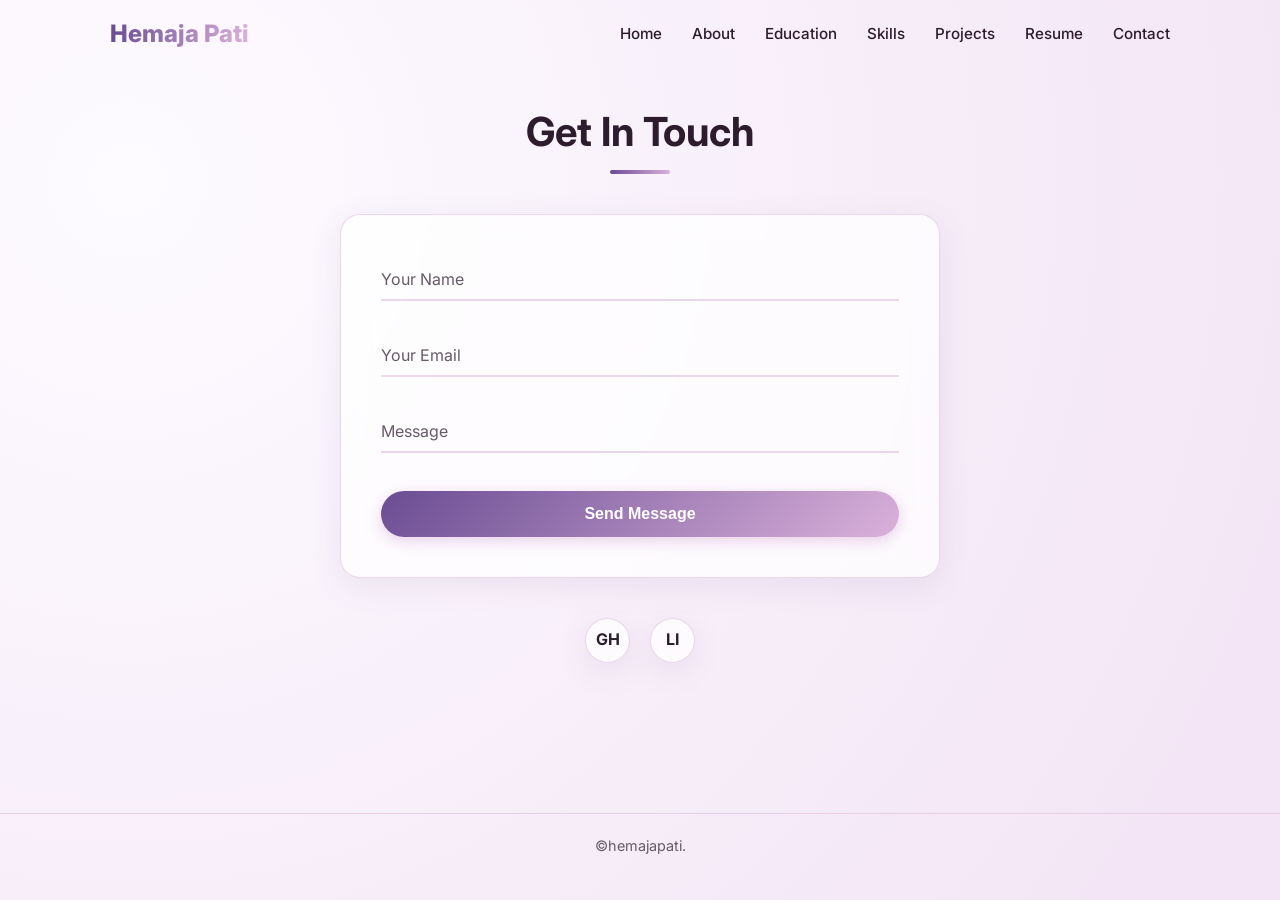
<file: contact.html>
<!DOCTYPE html>
<html lang="en" data-theme="light">
<head>
    <meta charset="UTF-8">
    <title>Contact</title>
    <link rel="stylesheet" href="style.css">
    <link href="https://fonts.googleapis.com/css2?family=Inter:wght@300;400;500;600;700;800&display=swap" rel="stylesheet">
</head>

<body>

    <!-- Navigation -->
    <nav class="navbar">
        <div class="container nav-container">
            <a class="logo" href="index.html">Hemaja Pati</a>
            <ul class="nav-links">
                <li><a class="nav-link" href="index.html">Home</a></li>
                <li><a class="nav-link" href="about.html">About</a></li>
                <li><a class="nav-link" href="education.html">Education</a></li>
                <li><a class="nav-link" href="skills.html">Skills</a></li>
                <li><a class="nav-link" href="projects.html">Projects</a></li>
                <li><a class="nav-link" href="resume.html">Resume</a></li>
                <li><a class="nav-link" href="contact.html">Contact</a></li>
            </ul>
        </div>
    </nav>

    <!-- Contact Section -->
    <section id="contact">
        <div class="container">
            <h2 class="section-title">Get In Touch</h2>
            
            <div class="contact-wrapper glass">
                <form id="contact-form" onsubmit="event.preventDefault(); showToast('Message Sent Successfully!');">
                    
                    <!-- Name Field -->
                    <div class="form-group">
                        <input type="text" class="form-input" required autocomplete="off">
                        <label class="form-label">Your Name</label>
                    </div>

                    <!-- Email Field -->
                    <div class="form-group">
                        <input type="email" class="form-input" required autocomplete="off">
                        <label class="form-label">Your Email</label>
                    </div>

                    <!-- Message Field (Using Textarea for better UX) -->
                    <div class="form-group">
                        <textarea class="form-input" rows="1" required oninput="this.style.height = ''; this.style.height = this.scrollHeight + 'px'"></textarea>
                        <label class="form-label">Message</label>
                    </div>

                    <button type="submit" class="btn-full">Send Message</button>
                </form>
            </div>
            
            <!-- Social Links -->
            <div class="social-links" style="margin-top: 40px;">
                <a href="https://github.com" target="_blank" class="social-icon glass">GH</a>
                <a href="https://linkedin.com" target="_blank" class="social-icon glass">LI</a>
        
            </div>
        </div>
    </section>

    <!-- Footer -->
    <footer style="margin-top: 50px; padding: 20px 0; text-align: center; border-top: 1px solid var(--glass-border);">
        <div class="container">
            <p>&copy;hemajapati.</p>
        </div>
    </footer>

    <!-- Toast Notification Script (Simple alert replacement) -->
    <script>
        function showToast(message) {
            // Simple alert for now, or you can create a div
            alert(message);
            // Reset form
            document.getElementById('contact-form').reset();
        }
    </script>
    <script src="script.js"></script>
</body>
</html>
</file>
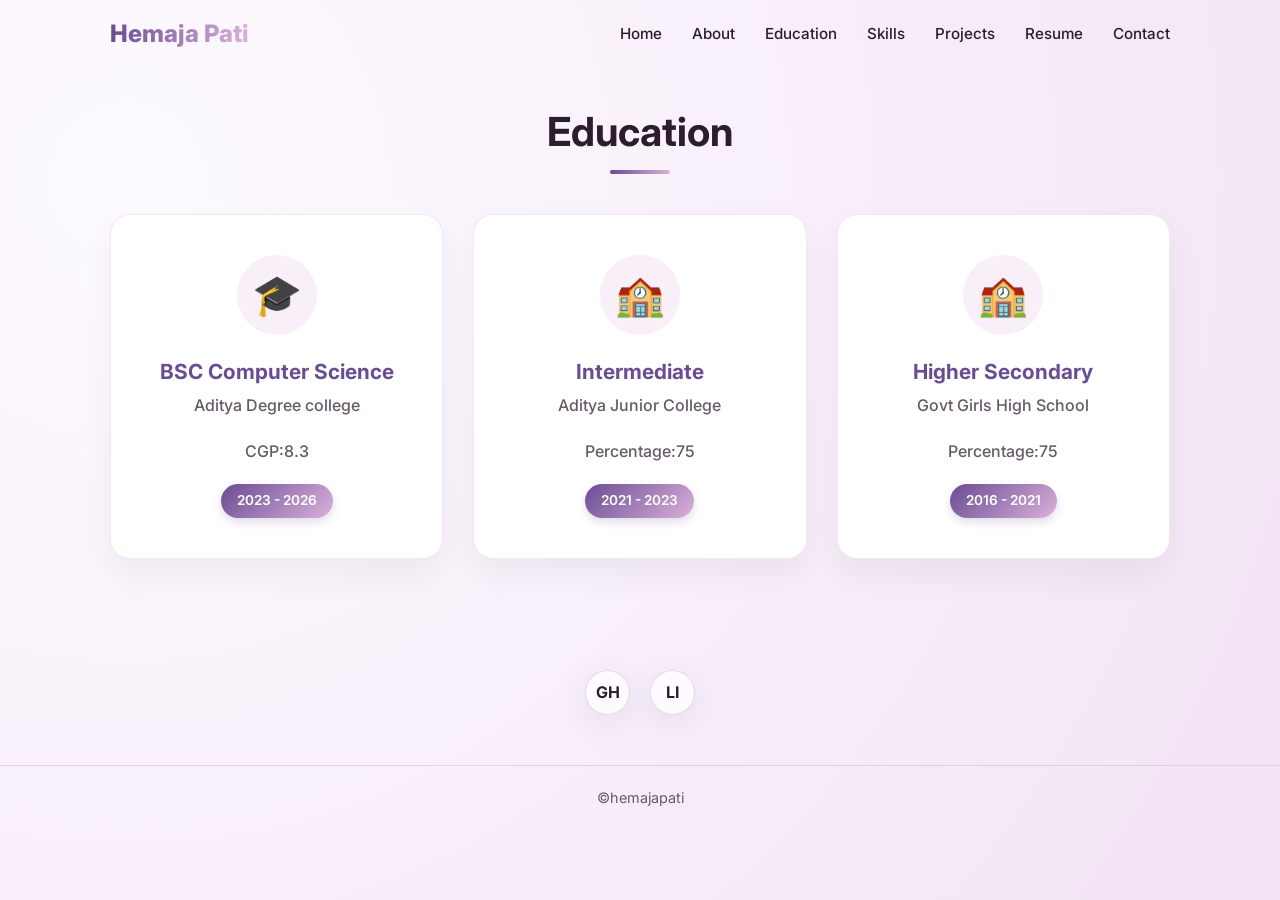
<file: education.html>
<!DOCTYPE html>
<html lang="en" data-theme="light">
<head>
    <meta charset="UTF-8">
    <title>Education</title>
    <link rel="stylesheet" href="style.css">  
    <link href="https://fonts.googleapis.com/css2?family=Inter:wght@300;400;500;600;700;800&display=swap" rel="stylesheet">
</head>

<body>

    <!-- Navigation -->
    <nav class="navbar">
        <div class="container nav-container">
            <a class="logo" href="index.html">Hemaja Pati</a>
            <ul class="nav-links">
                <li><a class="nav-link" href="index.html">Home</a></li>
                <li><a class="nav-link" href="about.html">About</a></li>
                <li><a class="nav-link" href="education.html">Education</a></li>
                <li><a class="nav-link" href="skills.html">Skills</a></li>
                <li><a class="nav-link" href="projects.html">Projects</a></li>
                <li><a class="nav-link" href="resume.html">Resume</a></li>

                <li><a class="nav-link" href="contact.html">Contact</a></li>
            </ul>
        </div>
    </nav>

    <!-- Education Section -->
    <section id="education" class="education-section">
        <div class="container">
            <h2 class="section-title">Education</h2>

            <div class="education-cards">
                
                <!-- Card 1: B.Tech -->
                <div class="edu-card">
                    <div class="edu-icon">🎓</div>
                    <h3>BSC  Computer Science</h3>
                    <p>Aditya Degree college</p>
                    <p>CGP:8.3</p>
                    <span class="edu-year">2023 - 2026</span>
                </div>

                <!-- Card 2: Higher Secondary -->
                <div class="edu-card">
                    <div class="edu-icon">🏫</div>
                    <h3>Intermediate</h3>
                    <p>Aditya Junior College</p>
                    <p>Percentage:75</p>
                    <span class="edu-year">2021 - 2023</span>
                </div>

                <!-- Card 3: Certification -->
                <div class="edu-card">
                    <div class="edu-icon">🏫</div>
                    <h3>Higher Secondary</h3>
                    <p>Govt Girls High School</p>
                    <p>Percentage:75</p>
                    <span class="edu-year">2016 - 2021</span>
                </div>

            </div>
        </div>
    </section>
    <!-- Social Links (Moved outside hero for cleaner layout) -->
    <div class="container" style="text-align: center; margin-top: -50px; position: relative; z-index: 10;">
        <div class="social-links">
            <a href="https://github.com" target="_blank" class="social-icon glass">GH</a>
            <a href="https://linkedin.com" target="_blank" class="social-icon glass">LI</a>
        </div>
    </div>
    <!-- Footer -->
    <footer style="margin-top: 50px; padding: 20px 0; text-align: center; border-top: 1px solid var(--glass-border);">
        <div class="container">
            <p>&copy;hemajapati</p>
        </div>
    </footer>

    <script src="script.js"></script>
</body>
</html>
</file>
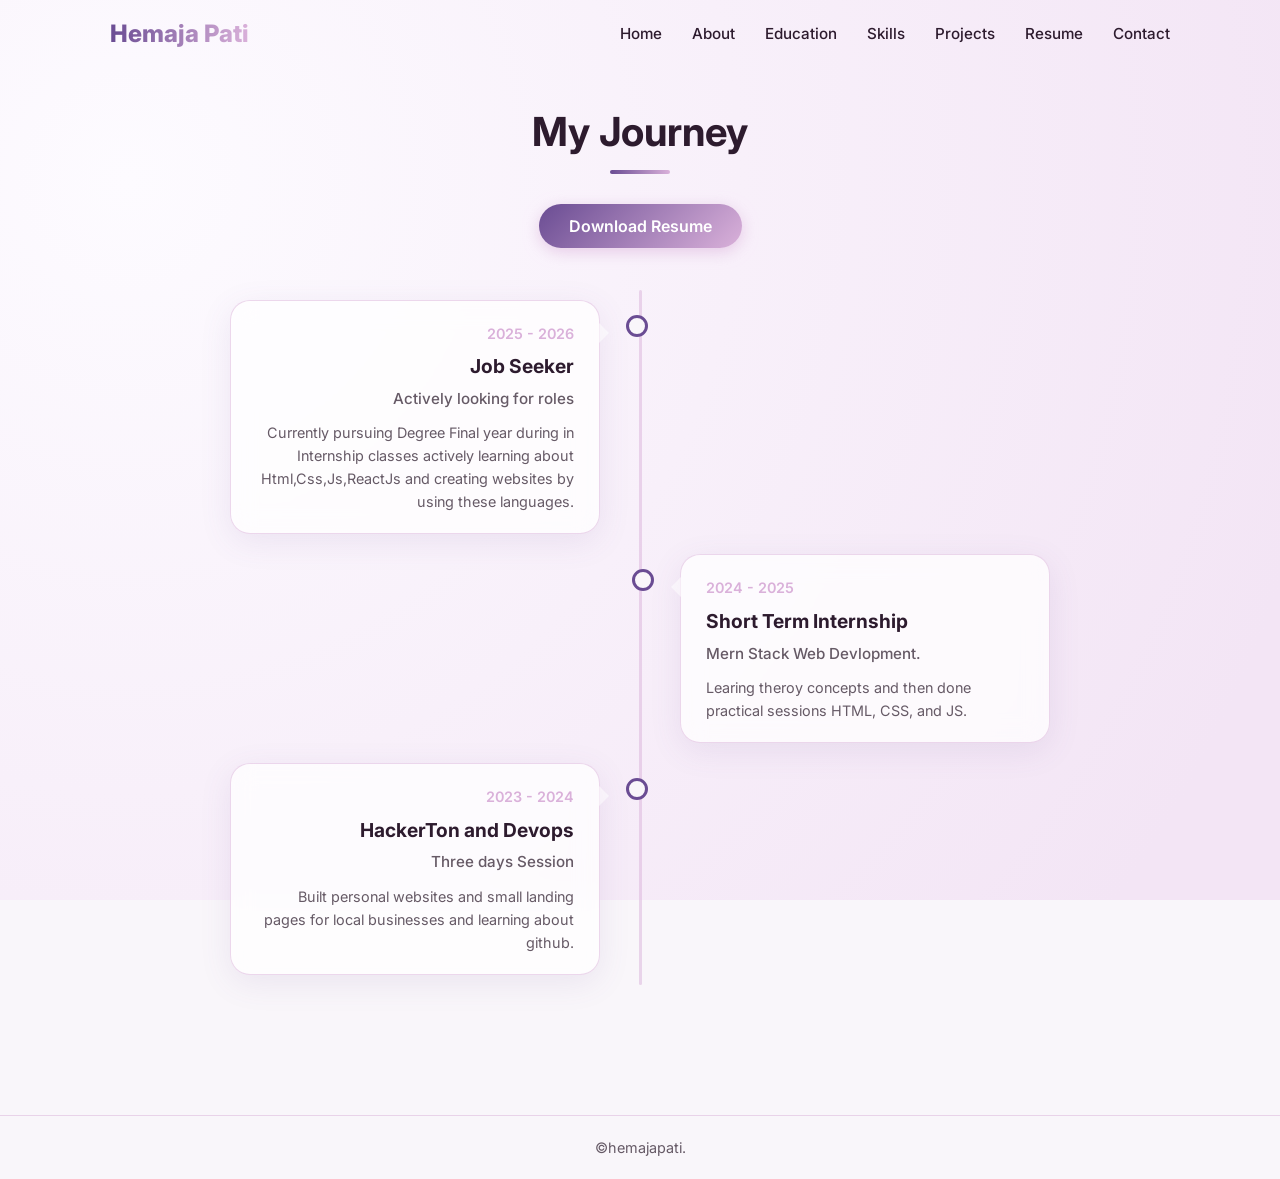
<file: resume.html>
<!DOCTYPE html>
<html lang="en" data-theme="light">
<head>
    <meta charset="UTF-8">
    <title>My Journey</title>
    <link rel="stylesheet" href="style.css">
    <link href="https://fonts.googleapis.com/css2?family=Inter:wght@300;400;500;600;700;800&display=swap" rel="stylesheet">
</head>

<body>

    <!-- Navigation -->
    <nav class="navbar">
        <div class="container nav-container">
            <a class="logo" href="index.html">Hemaja Pati</a>
            <ul class="nav-links">
                <li><a class="nav-link" href="index.html">Home</a></li>
                <li><a class="nav-link" href="about.html">About</a></li>
                <li><a class="nav-link" href="education.html">Education</a></li>
                <li><a class="nav-link" href="skills.html">Skills</a></li>
                <li><a class="nav-link" href="projects.html">Projects</a></li>
                <li><a class="nav-link" href="resume.html">Resume</a></li>
                <li><a class="nav-link" href="contact.html">Contact</a></li>
            </ul>
        </div>
    </nav>

    <!-- Resume / Experience Section -->
    <section id="resume">
        <div class="container">
            <h2 class="section-title">My Journey</h2>
            
            <div style="text-align: center; margin-bottom: 50px;">
                <!-- UPDATED BUTTON HERE -->
                <a href="resume.pdf" download class="btn btn-primary">Download Resume</a>
            </div>

            <div class="timeline">
                
                <!-- Item 1: Left Side (Odd) -->
                <div class="timeline-item">
                    <div class="timeline-content glass">
                        <span style="color: var(--accent); font-weight: 600; font-size: 0.9rem;">2025 - 2026</span>
                        <h3 style="margin: 5px 0; font-size: 1.2rem;">Job Seeker</h3>
                        <h4 style="font-size: 0.95rem; color: var(--text-muted); margin-bottom: 10px; font-weight: 500;">Actively looking for roles</h4>
                        <p style="font-size: 0.9rem; color: var(--text-muted);">Currently pursuing Degree Final year during in Internship classes actively learning about Html,Css,Js,ReactJs and creating websites by using these languages.</p>
                    </div>
                </div>

                <!-- Item 2: Right Side (Even) -->
                <div class="timeline-item">
                    <div class="timeline-content glass">
                        <span style="color: var(--accent); font-weight: 600; font-size: 0.9rem;">2024 - 2025</span>
                        <h3 style="margin: 5px 0; font-size: 1.2rem;">Short Term  Internship</h3>
                        <h4 style="font-size: 0.95rem; color: var(--text-muted); margin-bottom: 10px; font-weight: 500;">Mern Stack Web Devlopment.</h4>
                        <p style="font-size: 0.9rem; color: var(--text-muted);">Learing theroy concepts and then done practical sessions HTML, CSS, and JS.</p>
                    </div>
                </div>

                <!-- Item 3: Left Side (Odd) -->
                <div class="timeline-item">
                    <div class="timeline-content glass">
                        <span style="color: var(--accent); font-weight: 600; font-size: 0.9rem;">2023 - 2024</span>
                        <h3 style="margin: 5px 0; font-size: 1.2rem;">HackerTon and Devops</h3>
                        <h4 style="font-size: 0.95rem; color: var(--text-muted); margin-bottom: 10px; font-weight: 500;">Three days Session </h4>
                        <p style="font-size: 0.9rem; color: var(--text-muted);">Built personal  websites and small landing pages for local businesses and learning about github.</p>
                    </div>
                </div>

            </div>
        </div>
    </section>

    <!-- Footer -->
    <footer style="margin-top: 50px; padding: 20px 0; text-align: center; border-top: 1px solid var(--glass-border);">
        <div class="container">
            <p>&copy;hemajapati.</p>
        </div>
    </footer>

    <script src="script.js"></script>
</body>
</html>
</file>
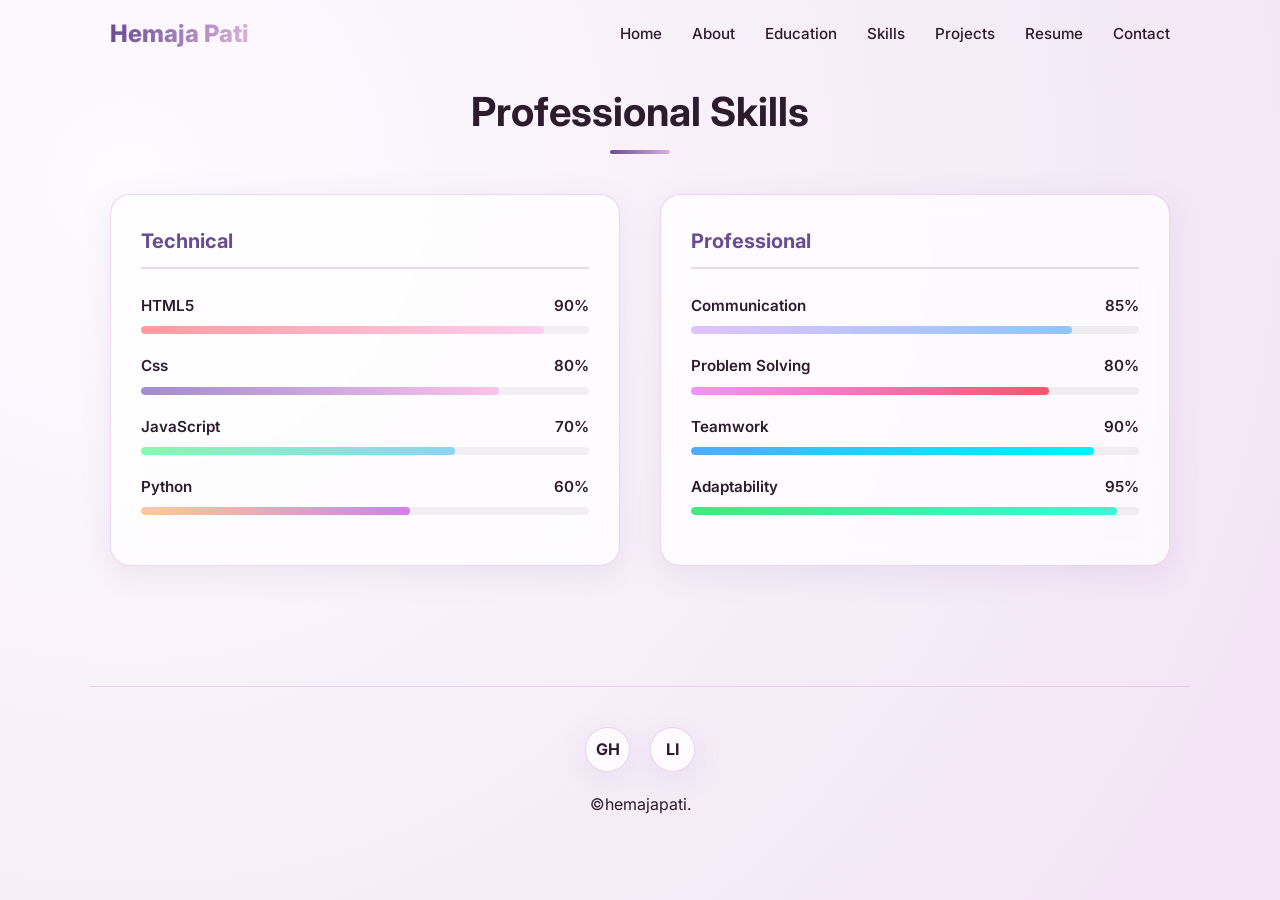
<file: skills.html>
<!DOCTYPE html>
<html lang="en" data-theme="light">
<head>
    <meta charset="UTF-8">
    <meta name="viewport" content="width=device-width, initial-scale=1.0">
    <title>Hemaja Pati - Portfolio</title>
    <!-- Font -->
     <link rel="stylesheet" href="style.css">
    <link href="https://fonts.googleapis.com/css2?family=Inter:wght@300;400;500;600;700;800&display=swap" rel="stylesheet">
    
    
</head>
<body>

    <!-- Navigation -->
    <nav class="navbar" id="navbar">
        <div class="container nav-container">
            <a class="logo" href="#">Hemaja Pati</a>
            <ul class="nav-links">
               <li><a class="nav-link" href="index.html">Home</a></li>
               <li><a class="nav-link" href="about.html">About</a></li>
               <li><a class="nav-link" href="education.html">Education</a></li>
               <li><a class="nav-link" href="skills.html">Skills</a></li>
               <li><a class="nav-link" href="projects.html">Projects</a></li>
              <li><a class="nav-link" href="resume.html">Resume</a></li>
            <li><a class="nav-link" href="contact.html">Contact</a></li> 
            </ul>
        </div>
    </nav>

  
    <section id="skills">
        <div class="container">
            <h2 class="section-title">Professional Skills</h2>
            
            <div class="skills-grid">
                
                <!-- Technical Column -->
                <div class="skill-column glass">
                    <h3>Technical</h3>
                    
                    <!-- HTML/CSS -->
                    <div class="skill-item">
                        <div class="skill-info">
                            <span>HTML5 </span>
                            <span>90%</span>
                        </div>
                        <div class="progress-bar">
                            <!-- Color: Pink/Peach Gradient -->
                            <div class="progress-fill" style="background: linear-gradient(90deg, #ff9a9e, #fecfef);" data-target="90%"></div>
                        </div>
                    </div>

                    <!-- JavaScript -->
                    <div class="skill-item">
                        <div class="skill-info">
                            <span>Css </span>
                            <span>80%</span>
                        </div>
                        <div class="progress-bar">
                            <!-- Color: Purple/Pink Gradient -->
                            <div class="progress-fill" style="background: linear-gradient(90deg, #a18cd1, #fbc2eb);" data-target="80%"></div>
                        </div>
                    </div>

                    <!-- React -->
                    <div class="skill-item">
                        <div class="skill-info">
                            <span>JavaScript</span>
                            <span>70%</span>
                        </div>
                        <div class="progress-bar">
                            <!-- Color: Green/Blue Gradient -->
                            <div class="progress-fill" style="background: linear-gradient(90deg, #84fab0, #8fd3f4);" data-target="70%"></div>
                        </div>
                    </div>

                    <!-- Python -->
                    <div class="skill-item">
                        <div class="skill-info">
                            <span>Python</span>
                            <span>60%</span>
                        </div>
                        <div class="progress-bar">
                            <!-- Color: Orange/Purple Gradient -->
                            <div class="progress-fill" style="background: linear-gradient(90deg, #fccb90, #d57eeb);" data-target="60%"></div>
                        </div>
                    </div>

                </div>

                <!-- Professional Column -->
                <div class="skill-column glass">
                    <h3>Professional</h3>
                    
                    <!-- Communication -->
                    <div class="skill-item">
                        <div class="skill-info">
                            <span>Communication</span>
                            <span>85%</span>
                        </div>
                        <div class="progress-bar">
                            <!-- Color: Light Purple/Blue Gradient -->
                            <div class="progress-fill" style="background: linear-gradient(90deg, #e0c3fc, #8ec5fc);" data-target="85%"></div>
                        </div>
                    </div>

                    <!-- Problem Solving -->
                    <div class="skill-item">
                        <div class="skill-info">
                            <span>Problem Solving</span>
                            <span>80%</span>
                        </div>
                        <div class="progress-bar">
                            <!-- Color: Pink/Red Gradient -->
                            <div class="progress-fill" style="background: linear-gradient(90deg, #f093fb, #f5576c);" data-target="80%"></div>
                        </div>
                    </div>

                    <!-- Teamwork -->
                    <div class="skill-item">
                        <div class="skill-info">
                            <span>Teamwork</span>
                            <span>90%</span>
                        </div>
                        <div class="progress-bar">
                            <!-- Color: Blue/Cyan Gradient -->
                            <div class="progress-fill" style="background: linear-gradient(90deg, #4facfe, #00f2fe);" data-target="90%"></div>
                        </div>
                    </div>

                    <!-- Adaptability -->
                    <div class="skill-item">
                        <div class="skill-info">
                            <span>Adaptability</span>
                            <span>95%</span>
                        </div>
                        <div class="progress-bar">
                            <!-- Color: Green/Cyan Gradient -->
                            <div class="progress-fill" style="background: linear-gradient(90deg, #43e97b, #38f9d7);" data-target="95%"></div>
                        </div>
                    </div>

                </div>
            </div>
        </div>
    </section>

    <!-- Footer -->
    <div class="container footer-section">
        <div class="social-links">
            <a href="https://github.com" target="_blank" class="social-icon glass">GH</a>
            <a href="https://linkedin.com" target="_blank" class="social-icon glass">LI</a>
        
        </div>
        <footer>
            &copy;hemajapati.
        </footer>
    </div>
 <script src="script.js"></script>
    
</body>
</html>
</file>
<file: style.css>
/* =========================================
           1. CSS VARIABLES & THEME (LAVENDER #DAB1DA)
           ========================================= */
        :root {
            /* Light Mode Colors */
            --primary: #6A4C93; 
            --primary-dark: #543b75;
            --accent: #DAB1DA;
            --accent-glow: rgba(218, 177, 218, 0.6);
            
            /* Backgrounds */
            --bg-color: #f9f6fa;
            --bg-gradient: radial-gradient(circle at 10% 20%, #fdfbff 0%, #f3e5f5 90%);
            
            --text-main: #2d1b2e;
            --text-muted: #665a66;
            
            /* Glassmorphism */
            --glass-bg: rgba(255, 255, 255, 0.75);
            --glass-border: rgba(218, 177, 218, 0.5);
            --glass-shadow: 0 8px 32px 0 rgba(106, 76, 147, 0.1);
            
            --nav-bg: rgba(255, 255, 255, 0.85);
            
            /* Social/Charts */
            --chart-c1: #6A4C93;
            --chart-c2: #DAB1DA;
        }

        [data-theme="dark"] {
            /* Dark Mode Colors */
            --primary: #b794d6;
            --primary-dark: #c9aee2;
            --accent: #DAB1DA;
            --accent-glow: rgba(218, 177, 218, 0.3);
            
            --bg-color: #1a101a;
            --bg-gradient: radial-gradient(circle at 50% 50%, #241824 0%, #0f0a10 100%);
            
            --text-main: #f3e5f5;
            --text-muted: #bbb0bb;
            
            --glass-bg: rgba(45, 30, 45, 0.7);
            --glass-border: rgba(218, 177, 218, 0.15);
            --glass-shadow: 0 8px 32px 0 rgba(0, 0, 0, 0.3);
            --nav-bg: rgba(15, 10, 16, 0.85);
        }

        /* =========================================
           2. GLOBAL STYLES
           ========================================= */
        * {
            margin: 0;
            padding: 0;
            box-sizing: border-box;
            scroll-behavior: smooth;
        }

        body {
            font-family: 'Inter', sans-serif;
            background: var(--bg-color);
            background-image: var(--bg-gradient);
            background-attachment: fixed;
            color: var(--text-main);
            line-height: 1.6;
            overflow-x: hidden;
            transition: background 0.3s ease, color 0.3s ease;
        }

        a { text-decoration: none; color: inherit; transition: 0.3s; }
        ul { list-style: none; }
        
        /* Glassmorphism Utility */
        .glass {
            background: var(--glass-bg);
            backdrop-filter: blur(12px);
            -webkit-backdrop-filter: blur(12px);
            border: 1px solid var(--glass-border);
            box-shadow: var(--glass-shadow);
            border-radius: 20px;
        }

        .container {
            max-width: 1100px;
            margin: 0 auto;
            padding: 0 20px;
        }

        section {
            padding: 80px 0;
        }

        /* =========================================
           3. NAVIGATION
           ========================================= */
        .navbar {
            position: fixed;
            top: 0;
            left: 0;
            width: 100%;
            z-index: 1000;
            padding: 15px 0;
            transition: 0.3s;
        }

        .navbar.scrolled {
            padding: 10px 0;
            background: var(--nav-bg);
            backdrop-filter: blur(10px);
            border-bottom: 1px solid var(--glass-border);
        }

        .nav-container {
            display: flex;
            justify-content: space-between;
            align-items: center;
        }

        .logo {
            font-size: 1.5rem;
            font-weight: 800;
            background: linear-gradient(90deg, var(--primary), var(--accent));
            -webkit-background-clip: text;
            -webkit-text-fill-color: transparent;
        }

        .nav-links {
            display: flex;
            gap: 30px;
        }

        .nav-link {
            font-weight: 500;
            font-size: 0.95rem;
            position: relative;
        }

        .nav-link::after {
            content: '';
            position: absolute;
            width: 0;
            height: 2px;
            bottom: -4px;
            left: 0;
            background: var(--primary);
            transition: width 0.3s;
        }

        .nav-link:hover::after {
            width: 100%;
        }

        /* =========================================
   4. HERO SECTION (Updated for Image Display)
   ========================================= */
#home {
    min-height: 100vh; /* Full screen height */
    display: flex;
    align-items: center;
    padding-top: 80px; /* Space for fixed navbar */
}

.hero-content {
    display: grid;
    /* 1.2fr for text (left), 1fr for image (right) */
    grid-template-columns: 1.2fr 1fr; 
    gap: 50px;
    align-items: center;
}

.hero-text {
    text-align: left; /* Align text to the left */
}

.hero-text h1 {
    font-size: 3.5rem;
    margin-bottom: 20px;
    line-height: 1.2;
}

.hero-text span {
    color: var(--primary);
}

.hero-text p {
    font-size: 1.2rem;
    color: var(--text-muted);
    margin-bottom: 30px;
    max-width: 90%;
}

.hero-buttons {
    display: flex;
    gap: 15px;
}

/* Circular Image Wrapper Styling */
.hero-img-wrapper {
    position: relative;
    width: 400px;
    height: 400px;
    margin: 0 auto; /* Centers the image column */
    border-radius: 50%;
    /* Glassmorphism Border Effect */
    border: 5px solid rgba(255, 255, 255, 0.4);
    box-shadow: 0 20px 50px rgba(106, 76, 147, 0.2);
    overflow: hidden; /* Ensures image stays circular */
    animation: float 6s ease-in-out infinite;
}

.hero-img-wrapper img {
    width: 100%;
    height: 100%;
    object-fit: cover; /* Ensures image fills the circle without stretching */
    transition: transform 0.5s ease;
}

.hero-img-wrapper:hover img {
    transform: scale(1.05); /* Slight zoom on hover */
}

/* Mobile Responsiveness */
@media (max-width: 768px) {
    .hero-content {
        grid-template-columns: 1fr; /* Stack vertically on mobile */
        text-align: center;
        gap: 30px;
    }

    .hero-text {
        text-align: center;
        order: 2; /* Show text second on mobile? Or remove this to show first */
    }

    .hero-img-wrapper {
        width: 280px;
        height: 280px;
        order: 1;
    }

    .hero-text h1 {
        font-size: 2.5rem;
    }
    
    .hero-buttons {
        justify-content: center;
    }
}
        .btn {
            padding: 12px 30px;
            border-radius: 50px;
            background: linear-gradient(135deg, var(--primary), var(--accent));
            color: white;
            font-weight: 600;
            box-shadow: 0 4px 15px var(--accent-glow);
            transition: transform 0.3s;
        }

        .btn:hover {
            transform: translateY(-3px);
        }

        /* =========================================
           5. SKILLS SECTION (Focus of Request)
           ========================================= */
        #skills {
            position: relative;
        }

        .section-title {
            text-align: center;
            font-size: 2.5rem;
            margin-bottom: 50px;
            position: relative;
        }

        .section-title::after {
            content: '';
            position: absolute;
            bottom: -10px;
            left: 50%;
            transform: translateX(-50%);
            width: 60px;
            height: 4px;
            background: linear-gradient(90deg, var(--primary), var(--accent));
            border-radius: 2px;
        }

        .skills-grid {
            display: grid;
            grid-template-columns: repeat(auto-fit, minmax(350px, 1fr));
            gap: 40px;
        }

        .skill-column {
            padding: 30px;
            transition: transform 0.3s ease;
        }

        .skill-column:hover {
            transform: translateY(-5px);
        }

        .skill-column h3 {
            font-size: 1.25rem;
            margin-bottom: 25px;
            border-bottom: 2px solid var(--glass-border);
            padding-bottom: 10px;
            color: var(--primary);
        }

        .skill-item {
            margin-bottom: 20px;
        }

        .skill-info {
            display: flex;
            justify-content: space-between;
            margin-bottom: 8px;
            font-weight: 600;
            font-size: 0.95rem;
        }

        .progress-bar {
            width: 100%;
            height: 8px;
            background: rgba(0,0,0,0.05);
            border-radius: 10px;
            overflow: hidden;
        }

        /* Default state for animation */
        .progress-fill {
            height: 100%;
            width: 0; 
            border-radius: 10px;
            transition: width 1.5s cubic-bezier(0.22, 1, 0.36, 1);
        }

        /* Active state class set by JS */
        .progress-fill.animate {
            width: var(--target-width);
        }

        /* =========================================
           6. FOOTER & SOCIAL
           ========================================= */
        .footer-section {
            text-align: center;
            padding: 40px 0;
            border-top: 1px solid var(--glass-border);
            margin-top: 40px;
        }

        .social-links {
            display: flex;
            justify-content: center;
            gap: 20px;
            margin-bottom: 20px;
        }

        .social-icon {
            width: 45px;
            height: 45px;
            border-radius: 50%;
            display: flex;
            align-items: center;
            justify-content: center;
            font-weight: 700;
            color: var(--text-main);
            transition: 0.3s;
        }

        .social-icon:hover {
            background: var(--primary);
            color: white;
            transform: rotate(360deg);
        }

        footer p {
            color: var(--text-muted);
            font-size: 0.9rem;
        }

        /* =========================================
           7. RESPONSIVE
           ========================================= */
        @media (max-width: 768px) {
            .nav-links {
                display: none; /* Simplified for mobile view */
            }
            
            .hero-text h1 {
                font-size: 2.2rem;
            }

            .skills-grid {
                grid-template-columns: 1fr;
            }
        }
        /* =========================================
           ABOUT SECTION STYLES
           ========================================= */
#about {
    padding-top: 100px; /* Space for fixed navbar */
}

.about-grid {
    display: grid;
    /* 1fr for Image, 1.5fr for Text Content */
    grid-template-columns: 1fr 1.5fr; 
    gap: 40px;
    align-items: center; /* Vertically centers image and text */
    overflow: hidden; /* Contains the border-radius of children */
}

/* Image Styling */
.about-img {
    height: 400px; /* Fixed height for consistency */
    border-radius: 20px; /* Rounded corners like the reference */
    overflow: hidden; /* Cuts the image to fit the radius */
    box-shadow: 0 10px 30px rgba(106, 76, 147, 0.15); /* Soft shadow */
    position: relative;
}

.about-img img {
    width: 100%;
    height: 100%;
    object-fit: cover; /* Ensures image covers area without stretching */
    transition: transform 0.5s ease;
}

.about-img:hover img {
    transform: scale(1.05); /* Slight zoom effect */
}

/* Content Styling */
.about-content h3 {
    font-size: 2rem;
    margin-bottom: 15px;
    color: var(--primary);
}

.about-content p {
    margin-bottom: 15px;
    color: var(--text-muted);
    line-height: 1.7;
}

/* Stats Boxes */
.stats-container {
    display: flex;
    gap: 40px;
    margin-top: 30px;
    padding-top: 20px;
    border-top: 1px solid var(--glass-border);
}

.stat-item h4 {
    font-size: 2rem;
    font-weight: 800;
    color: var(--primary);
    line-height: 1;
    margin-bottom: 5px;
}

.stat-item span {
    font-size: 0.9rem;
    text-transform: uppercase;
    letter-spacing: 1px;
    color: var(--text-muted);
    font-weight: 600;
}

/* Mobile Responsive */
@media (max-width: 768px) {
    .about-grid {
        grid-template-columns: 1fr; /* Stack vertically on mobile */
        text-align: center;
    }
    
    .about-img {
        height: 300px;
        margin-bottom: 20px;
    }

    .stats-container {
        justify-content: center;
    }
}
/* =========================================
           8. EDUCATION SECTION STYLES
           ========================================= */
.education-section {
    padding-top: 100px; /* Space for navbar */
    min-height: 80vh;
}

.education-cards {
    display: grid;
    /* Responsive Grid: 3 cards on desktop, adjusts automatically */
    grid-template-columns: repeat(auto-fit, minmax(300px, 1fr));
    gap: 30px;
    margin-top: 40px;
}

/* Individual Card Design */
.edu-card {
    background: #ffffff; /* White background like reference image */
    border-radius: 20px;
    padding: 40px 30px;
    text-align: center;
    box-shadow: 0 15px 35px rgba(0, 0, 0, 0.05);
    border: 1px solid rgba(218, 177, 218, 0.3); /* Lavender tint border */
    transition: transform 0.3s ease, box-shadow 0.3s ease;
}

/* Hover Effect: Card lifts up */
.edu-card:hover {
    transform: translateY(-10px);
    box-shadow: 0 25px 50px rgba(106, 76, 147, 0.15);
    border-color: var(--primary);
}

/* Icon Circle Styling */
.edu-icon {
    font-size: 2.5rem;
    margin-bottom: 20px;
    display: inline-flex;
    align-items: center;
    justify-content: center;
    width: 80px;
    height: 80px;
    background: rgba(218, 177, 218, 0.2); /* Light Lavender Circle */
    border-radius: 50%;
    color: var(--primary);
}

.edu-card h3 {
    font-size: 1.3rem;
    margin-bottom: 5px;
    color: var(--primary);
    font-weight: 700;
}

.edu-card p {
    color: var(--text-muted);
    margin-bottom: 20px;
    font-size: 1rem;
    font-weight: 500;
}

/* Year Badge Styling */
.edu-year {
    display: inline-block;
    padding: 6px 16px;
    background: linear-gradient(135deg, var(--primary), var(--accent));
    color: white;
    border-radius: 20px;
    font-size: 0.85rem;
    font-weight: 600;
    box-shadow: 0 4px 10px rgba(106, 76, 147, 0.2);
}

/* Mobile Responsive */
@media (max-width: 768px) {
    .education-cards {
        grid-template-columns: 1fr; /* Stack cards vertically on mobile */
    }
    
    .edu-card {
        padding: 30px 20px;
    }
}/* =========================================
           9. RESUME / TIMELINE STYLES
           ========================================= */
#resume {
    padding-top: 100px; /* Space for navbar */
    padding-bottom: 80px;
}

/* The main Timeline container */
.timeline {
    position: relative;
    max-width: 900px;
    margin: 0 auto;
}

/* The Vertical Line */
.timeline::after {
    content: '';
    position: absolute;
    width: 3px;
    background-color: var(--glass-border); /* Light lavender line */
    top: 0;
    bottom: 0;
    left: 50%;
    margin-left: -1.5px;
    border-radius: 2px;
}

/* Container around content */
.timeline-item {
    padding: 10px 40px;
    position: relative;
    background-color: inherit;
    width: 50%;
    box-sizing: border-box;
}

/* The circles on the timeline */
.timeline-item::after {
    content: '';
    position: absolute;
    width: 16px;
    height: 16px;
    right: -8px;
    background-color: var(--bg-color);
    border: 3px solid var(--primary);
    top: 25px;
    border-radius: 50%;
    z-index: 10;
}

/* Place items to the left */
.timeline-item:nth-child(odd) {
    left: 0;
    text-align: right;
}

/* Place items to the right */
.timeline-item:nth-child(even) {
    left: 50%;
}

/* Fix the circle for the right items */
.timeline-item:nth-child(even)::after {
    left: -8px;
}

/* Content Box Styling */
.timeline-content {
    padding: 20px 25px;
    position: relative;
    transition: transform 0.3s ease;
}

/* Hover effect */
.timeline-content:hover {
    transform: translateY(-5px);
    border-color: var(--primary);
}

/* Arrow pointing left (for right side items) - Optional aesthetic */
.timeline-item:nth-child(even) .timeline-content::before {
    content: " ";
    height: 0;
    position: absolute;
    top: 22px;
    width: 0;
    z-index: 1;
    left: -10px;
    border: medium solid white;
    border-width: 10px 10px 10px 0;
    border-color: transparent rgba(255,255,255,0.5) transparent transparent;
}

/* Arrow pointing right (for left side items) - Optional aesthetic */
.timeline-item:nth-child(odd) .timeline-content::before {
    content: " ";
    height: 0;
    position: absolute;
    top: 22px;
    width: 0;
    z-index: 1;
    right: -10px;
    border: medium solid white;
    border-width: 10px 0 10px 10px;
    border-color: transparent transparent transparent rgba(255,255,255,0.5);
}


/* =========================================
           MOBILE RESPONSIVE TIMELINE
           ========================================= */
@media screen and (max-width: 768px) {
    /* Move the line to the left */
    .timeline::after {
        left: 31px;
    }
    
    /* Make items full width */
    .timeline-item {
        width: 100%;
        padding-left: 70px;
        padding-right: 25px;
    }
    
    /* Fix positioning for all items to the right of the line */
    .timeline-item:nth-child(even) {
        left: 0%;
    }
    
    /* Align text to left on mobile */
    .timeline-item:nth-child(odd) {
        text-align: left;
    }

    /* Move the dots to the new line position */
    .timeline-item::after {
        left: 21px;
    }
    
    .timeline-item:nth-child(even)::after {
        left: 21px;
    }
    
    /* Remove arrows on mobile for cleaner look */
    .timeline-content::before {
        display: none;
    }
}/* =========================================
           10. PROJECTS SECTION STYLES
           ========================================= */
#projects {
    padding-top: 100px; /* Space for navbar */
    padding-bottom: 80px;
}

/* Grid Layout for Cards */
.projects-grid {
    display: grid;
    grid-template-columns: repeat(auto-fit, minmax(300px, 1fr));
    gap: 30px;
    margin-top: 40px;
}

/* Project Card Design */
.project-card {
    background: #ffffff; /* White background like reference */
    border-radius: 15px;
    overflow: hidden;
    box-shadow: 0 10px 30px rgba(0, 0, 0, 0.05);
    border: 1px solid rgba(218, 177, 218, 0.3); /* Lavender border */
    transition: transform 0.3s ease, box-shadow 0.3s ease;
    display: flex;
    flex-direction: column;
}

/* Hover Effect: Lift up */
.project-card:hover {
    transform: translateY(-8px);
    box-shadow: 0 15px 40px rgba(106, 76, 147, 0.15);
    border-color: var(--primary);
}

/* Project Image Area */
.project-img {
    height: 180px; /* Fixed height for consistency */
    width: 100%;
    overflow: hidden;
    border-bottom: 1px solid rgba(0,0,0,0.05);
}

.project-img img {
    width: 100%;
    height: 100%;
    object-fit: cover; /* Ensures image fills area */
    transition: transform 0.5s ease;
}

.project-card:hover .project-img img {
    transform: scale(1.05); /* Zoom effect on hover */
}

/* Project Content Area */
.project-info {
    padding: 20px;
    flex-grow: 1; /* Pushes button to bottom */
    display: flex;
    flex-direction: column;
}

.project-info h3 {
    font-size: 1.2rem;
    margin-bottom: 12px;
    color: var(--primary);
    font-weight: 700;
}

/* Tech Stack Tags */
.tech-stack {
    display: flex;
    flex-wrap: wrap;
    gap: 8px;
    margin-bottom: 15px;
}

.tech-tag {
    background: rgba(106, 76, 147, 0.1); /* Light Primary Color */
    color: var(--primary);
    padding: 4px 10px;
    border-radius: 20px;
    font-size: 0.75rem;
    font-weight: 600;
    text-transform: uppercase;
}

/* Small Outline Button Style */
.btn-outline {
    background: transparent;
    border: 2px solid var(--primary);
    color: var(--primary);
    padding: 8px 20px;
    border-radius: 30px;
    font-size: 0.9rem;
    font-weight: 600;
    text-align: center;
    display: inline-block;
    transition: 0.3s;
}

.btn-outline:hover {
    background: var(--primary);
    color: white;
}

/* Mobile Responsive */
@media (max-width: 768px) {
    .projects-grid {
        grid-template-columns: 1fr;
    }
}/* =========================================
           11. CONTACT SECTION STYLES
           ========================================= */
#contact {
    padding-top: 100px; /* Space for navbar */
    padding-bottom: 80px;
}

/* Center the form wrapper */
.contact-wrapper {
    max-width: 600px;
    margin: 0 auto;
    padding: 40px; /* More padding inside the glass card */
}

/* Form Group */
.form-group {
    position: relative;
    margin-bottom: 30px;
}

/* Input Fields Styling */
.form-input, textarea.form-input {
    width: 100%;
    padding: 12px 0;
    font-size: 1rem;
    border: none;
    border-bottom: 2px solid var(--glass-border); /* Bottom border style */
    background: transparent; /* Transparent to show glass effect */
    color: var(--text-main);
    outline: none;
    transition: border-color 0.3s;
    font-family: 'Inter', sans-serif;
    resize: none; /* Disable resize handle for cleaner look */
}

.form-input:focus, textarea.form-input:focus {
    border-bottom-color: var(--primary);
}

/* Label Styling */
.form-label {
    position: absolute;
    top: 12px;
    left: 0;
    font-size: 1rem;
    color: var(--text-muted);
    pointer-events: none;
    transition: 0.3s ease all;
}

/* 
   Floating Label Logic: 
   When input is focused OR has valid content, move label up
*/
.form-input:focus ~ .form-label,
.form-input:valid ~ .form-label,
textarea.form-input:focus ~ .form-label,
textarea.form-input:valid ~ .form-label {
    top: -15px;
    font-size: 0.85rem;
    color: var(--primary);
    font-weight: 600;
}

/* Button Styling (Full Width) */
.btn-full {
    width: 100%;
    padding: 14px;
    border: none;
    border-radius: 50px;
    background: linear-gradient(135deg, var(--primary), var(--accent));
    color: white;
    font-size: 1rem;
    font-weight: 600;
    cursor: pointer;
    box-shadow: 0 4px 15px var(--accent-glow);
    transition: transform 0.3s, box-shadow 0.3s;
}

.btn-full:hover {
    transform: translateY(-2px);
    box-shadow: 0 8px 25px var(--accent-glow);
}

/* Mobile Responsive */
@media (max-width: 768px) {
    .contact-wrapper {
        padding: 25px;
    }
}

/* =========================================
           12. ANIMATIONS
           ========================================= */

/* Initial State: Hidden and slightly down */
.fade-in {
    opacity: 0;
    transform: translateY(30px);
    transition: opacity 0.8s ease-out, transform 0.8s ease-out;
}

/* Active State: Visible and in position */
.fade-in.show {
    opacity: 1;
    transform: translateY(0);
}

/* Active Link Style (Underline gets darker/thicker) */
.nav-link.active {
    color: var(--primary);
    font-weight: 700;
}

/* Mobile Menu Styles (for Hamburger) */
.hamburger {
    display: none;
    cursor: pointer;
    flex-direction: column;
    gap: 5px;
    z-index: 1001;
}

.hamburger .bar {
    width: 25px;
    height: 3px;
    background-color: var(--text-main);
    transition: 0.3s;
}

/* Responsive Hamburger */
@media (max-width: 768px) {
    .hamburger {
        display: flex;
    }

    .nav-links {
        position: fixed;
        top: 0;
        right: -100%; /* Hidden by default */
        height: 100vh;
        width: 70%;
        background: var(--nav-bg);
        backdrop-filter: blur(15px);
        flex-direction: column;
        justify-content: center;
        align-items: center;
        transition: 0.4s ease-in-out;
        box-shadow: -5px 0 15px rgba(0,0,0,0.1);
    }

    .nav-links.active {
        right: 0; /* Slide in */
    }
}
</file>
